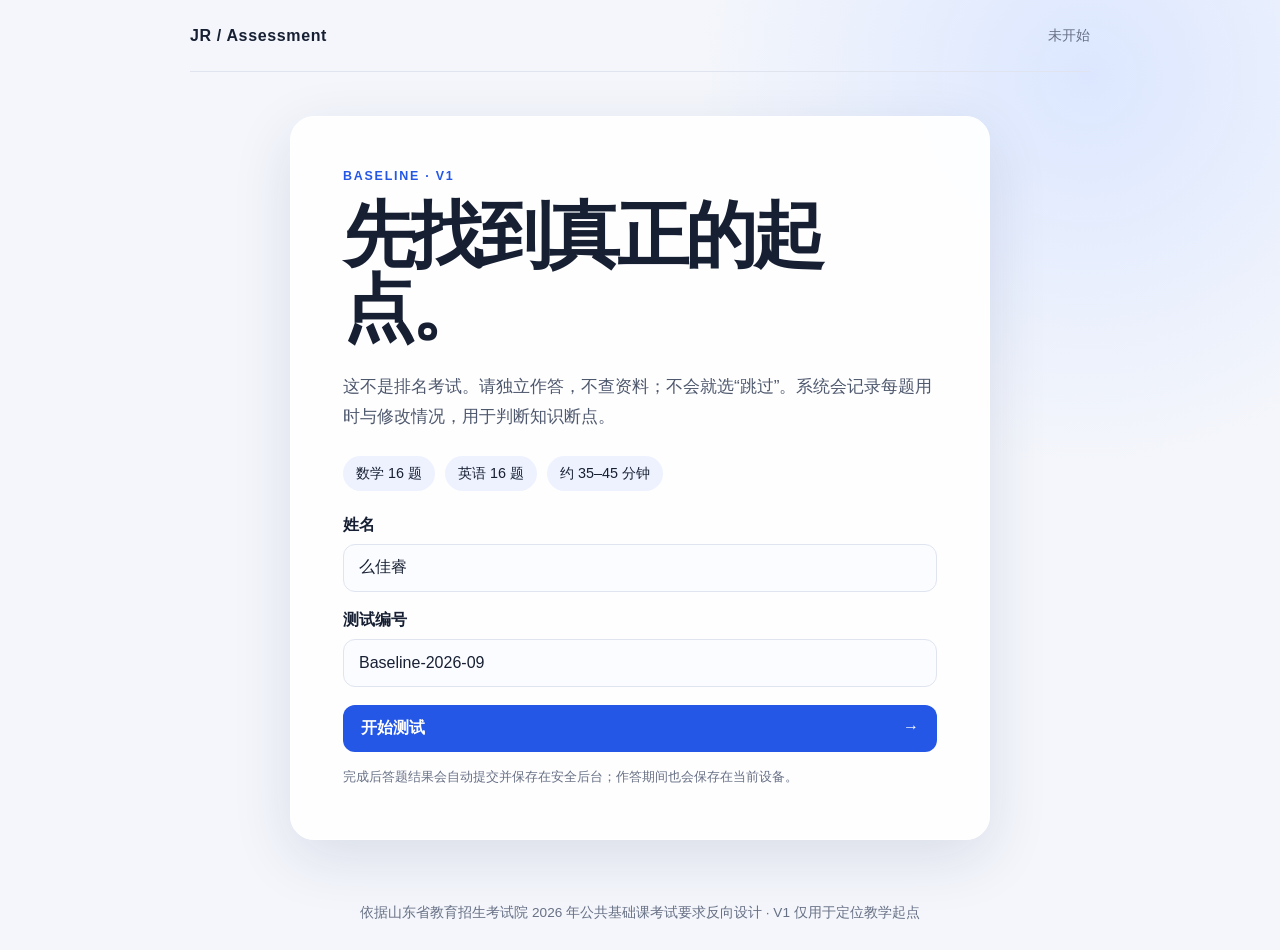
<file: index.html>
<!doctype html>
<html lang="zh-CN">
<head>
  <meta charset="utf-8">
  <meta name="viewport" content="width=device-width,initial-scale=1">
  <meta name="description" content="么佳睿专升本数学与英语前备知识广度筛查">
  <title>么佳睿 · 专升本前备知识诊断</title>
  <link rel="stylesheet" href="style.css">
</head>
<body>
  <header><b>JR / Assessment</b><span id="clock">未开始</span></header>
  <main>
    <section id="intro" class="card intro">
      <p class="eyebrow">BASELINE · V1</p>
      <h1>先找到真正的起点。</h1>
      <p class="lead">这不是排名考试。请独立作答，不查资料；不会就选“跳过”。系统会记录每题用时与修改情况，用于判断知识断点。</p>
      <div class="facts"><span>数学 16 题</span><span>英语 16 题</span><span>约 35–45 分钟</span></div>
      <label>姓名<input id="student" autocomplete="name" value="么佳睿"></label>
      <label>测试编号<input id="testId" value="Baseline-2026-09"></label>
      <button id="start" class="primary">开始测试 <span>→</span></button>
      <small>完成后答题结果会自动提交并保存在安全后台；作答期间也会保存在当前设备。</small>
    </section>

    <section id="quiz" class="hidden">
      <div class="progress-row"><span id="sectionName"></span><b id="counter"></b></div>
      <div class="bar"><i id="bar"></i></div>
      <article class="card question-card">
        <p id="qType" class="eyebrow"></p>
        <h2 id="prompt"></h2>
        <div id="options"></div>
        <p id="hint" class="hint"></p>
        <div class="actions">
          <button id="prev" class="ghost">← 上一题</button>
          <button id="skip" class="ghost">跳过</button>
          <button id="next" class="primary">下一题 →</button>
        </div>
      </article>
      <p class="quiet">请按自己的第一判断作答；修改答案没有关系，系统只用于诊断。</p>
    </section>

    <section id="result" class="hidden">
      <div class="card result-card">
        <p class="eyebrow">COMPLETED</p>
        <h1>第一轮筛查完成</h1>
        <p id="summary" class="lead"></p>
        <div id="modules" class="modules"></div>
        <p id="submitMessage" class="submit-message" role="status" aria-live="polite"></p>
        <div class="result-actions">
          <button id="retrySubmit" class="primary hidden">重试自动提交</button>
          <button id="downloadBackup" class="ghost">下载应急备份</button>
          <button id="restart" class="ghost">重新测试</button>
        </div>
        <small>结果仅供测评指导者在私密查看页核对，不公开展示。</small>
      </div>
    </section>
  </main>
  <footer>依据山东省教育招生考试院 2026 年公共基础课考试要求反向设计 · V1 仅用于定位教学起点</footer>
  <script src="config.js"></script>
  <script src="app.js"></script>
</body>
</html>
</file>
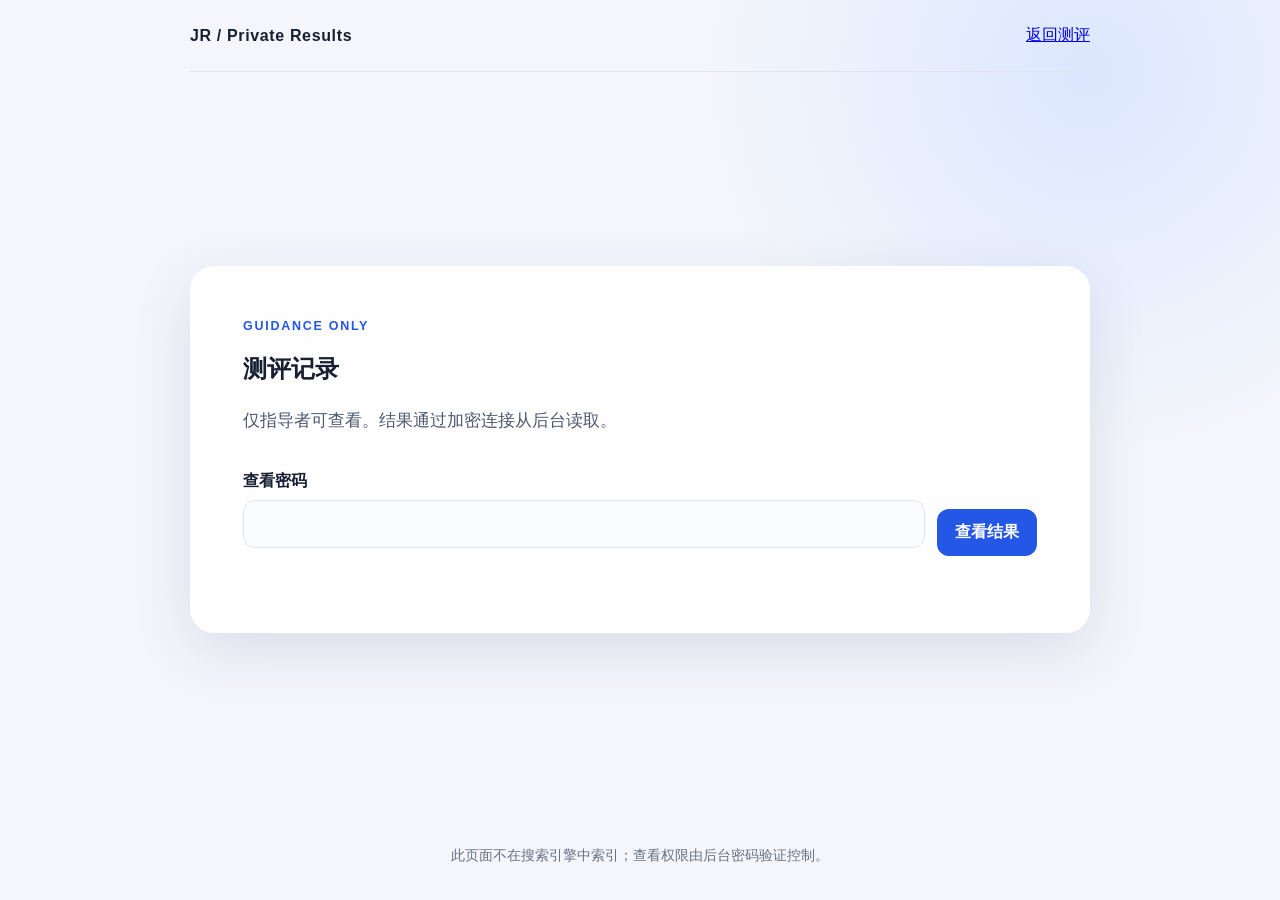
<file: admin.html>
<!doctype html>
<html lang="zh-CN">
<head>
  <meta charset="utf-8">
  <meta name="viewport" content="width=device-width,initial-scale=1">
  <meta name="robots" content="noindex,nofollow">
  <title>测评结果 · 指导者私密查看</title>
  <link rel="stylesheet" href="style.css">
  <style>
    .admin-card{max-width:900px}.admin-pass{display:flex;gap:12px;align-items:end}.admin-pass label{flex:1}.submission-list{display:grid;gap:14px;margin-top:24px}.submission{border:1px solid #dfe4ef;border-radius:14px;padding:18px;overflow:auto}.submission h2{font-size:1.2rem;margin:0 0 8px}.submission table{border-collapse:collapse;width:100%;margin-top:14px;font-size:.92rem}.submission th,.submission td{border-bottom:1px solid #dfe4ef;padding:9px;text-align:left;vertical-align:top}.submission th{color:#677085}.admin-error{color:#a23e32}.admin-meta{color:#677085}
    @media(max-width:600px){.admin-pass{display:block}.submission table{font-size:.82rem}}
  </style>
</head>
<body>
  <header><b>JR / Private Results</b><a href="./">返回测评</a></header>
  <main>
    <section class="card admin-card">
      <p class="eyebrow">GUIDANCE ONLY</p>
      <h1>测评记录</h1>
      <p class="lead">仅指导者可查看。结果通过加密连接从后台读取。</p>
      <form id="login" class="admin-pass">
        <label>查看密码<input id="password" type="password" autocomplete="current-password" required></label>
        <button class="primary" type="submit">查看结果</button>
      </form>
      <p id="message" role="status" aria-live="polite"></p>
      <div id="submissions" class="submission-list"></div>
    </section>
  </main>
  <footer>此页面不在搜索引擎中索引；查看权限由后台密码验证控制。</footer>
  <script src="config.js"></script>
  <script src="admin.js"></script>
</body>
</html>
</file>
<file: style.css>
:root{--ink:#172033;--muted:#677085;--paper:#f4f6fb;--card:#fff;--blue:#2457e6;--line:#dfe4ef;--mint:#b9f6d3;--orange:#ffb45b}*{box-sizing:border-box}body{margin:0;background:radial-gradient(circle at 85% 8%,#dce7ff 0,transparent 28%),var(--paper);color:var(--ink);font-family:-apple-system,BlinkMacSystemFont,"Segoe UI","PingFang SC",sans-serif;min-height:100vh}header,footer,main{width:min(900px,calc(100% - 32px));margin:auto}header{height:72px;display:flex;align-items:center;justify-content:space-between;border-bottom:1px solid var(--line)}header b{letter-spacing:.04em}header span,footer{color:var(--muted);font-size:.85rem}main{min-height:calc(100vh - 145px);display:grid;place-items:center;padding:44px 0}.card{width:100%;background:rgba(255,255,255,.94);border:1px solid #fff;border-radius:24px;padding:clamp(24px,5vw,52px);box-shadow:0 18px 60px rgba(32,52,96,.12)}.intro{max-width:700px}.eyebrow{margin:0 0 16px;color:var(--blue);font-weight:800;font-size:.78rem;letter-spacing:.14em}.intro h1,.result-card h1{font-size:clamp(2.2rem,7vw,4.5rem);line-height:1.02;letter-spacing:-.05em;margin:.1em 0 .35em}.lead{color:#4e586d;font-size:1.08rem;line-height:1.75;max-width:650px}.facts{display:flex;gap:10px;flex-wrap:wrap;margin:24px 0}.facts span{background:#eef2ff;border-radius:999px;padding:8px 13px;font-size:.9rem}label{display:block;font-weight:700;margin:18px 0 8px}input[type=text],input:not([type]),label input{display:block;width:100%;margin-top:8px;padding:14px 15px;border:1px solid var(--line);border-radius:12px;font-size:1rem;background:#fbfcff;color:var(--ink)}button{border:0;border-radius:12px;padding:13px 18px;font:inherit;font-weight:750;cursor:pointer}.primary{background:var(--blue);color:#fff}.intro .primary{width:100%;margin:18px 0 14px;display:flex;justify-content:space-between}.ghost{background:#eef1f7;color:var(--ink)}small,.quiet{display:block;color:var(--muted);line-height:1.6}.hidden{display:none!important}#quiz{width:100%}.progress-row{display:flex;justify-content:space-between;margin-bottom:10px}.bar{height:7px;background:#dfe4ef;border-radius:9px;margin-bottom:20px;overflow:hidden}.bar i{display:block;height:100%;width:0;background:linear-gradient(90deg,var(--blue),#6f91ff);transition:width .25s}.question-card{min-height:450px;display:flex;flex-direction:column}.question-card h2{font-size:clamp(1.4rem,4vw,2.1rem);line-height:1.45;margin:0 0 24px}.choice{display:flex;align-items:center;gap:12px;border:1px solid var(--line);border-radius:14px;padding:14px 16px;margin:10px 0;cursor:pointer}.choice:has(input:checked){border-color:var(--blue);background:#eef3ff}.choice input{width:18px;height:18px}.text-answer{width:100%;padding:16px;border:1px solid var(--line);border-radius:12px;font-size:1.1rem}.hint{min-height:24px;color:#a15400}.actions{margin-top:auto;padding-top:30px;display:flex;gap:10px}.actions #next{margin-left:auto}.quiet{text-align:center}.result-card{max-width:800px}.modules{display:grid;grid-template-columns:repeat(2,1fr);gap:12px;margin:24px 0}.module{border:1px solid var(--line);border-radius:14px;padding:15px}.module b{display:block;font-size:1.1rem}.module span{color:var(--muted)}.result-actions{display:flex;gap:10px;margin:26px 0 14px}footer{text-align:center;padding:20px 0 28px}@media(max-width:600px){main{padding:22px 0}.card{border-radius:18px;padding:24px 18px}.actions{flex-wrap:wrap}.actions #next{margin-left:0;flex:1}.modules{grid-template-columns:1fr}.result-actions{flex-direction:column}}
</file>
